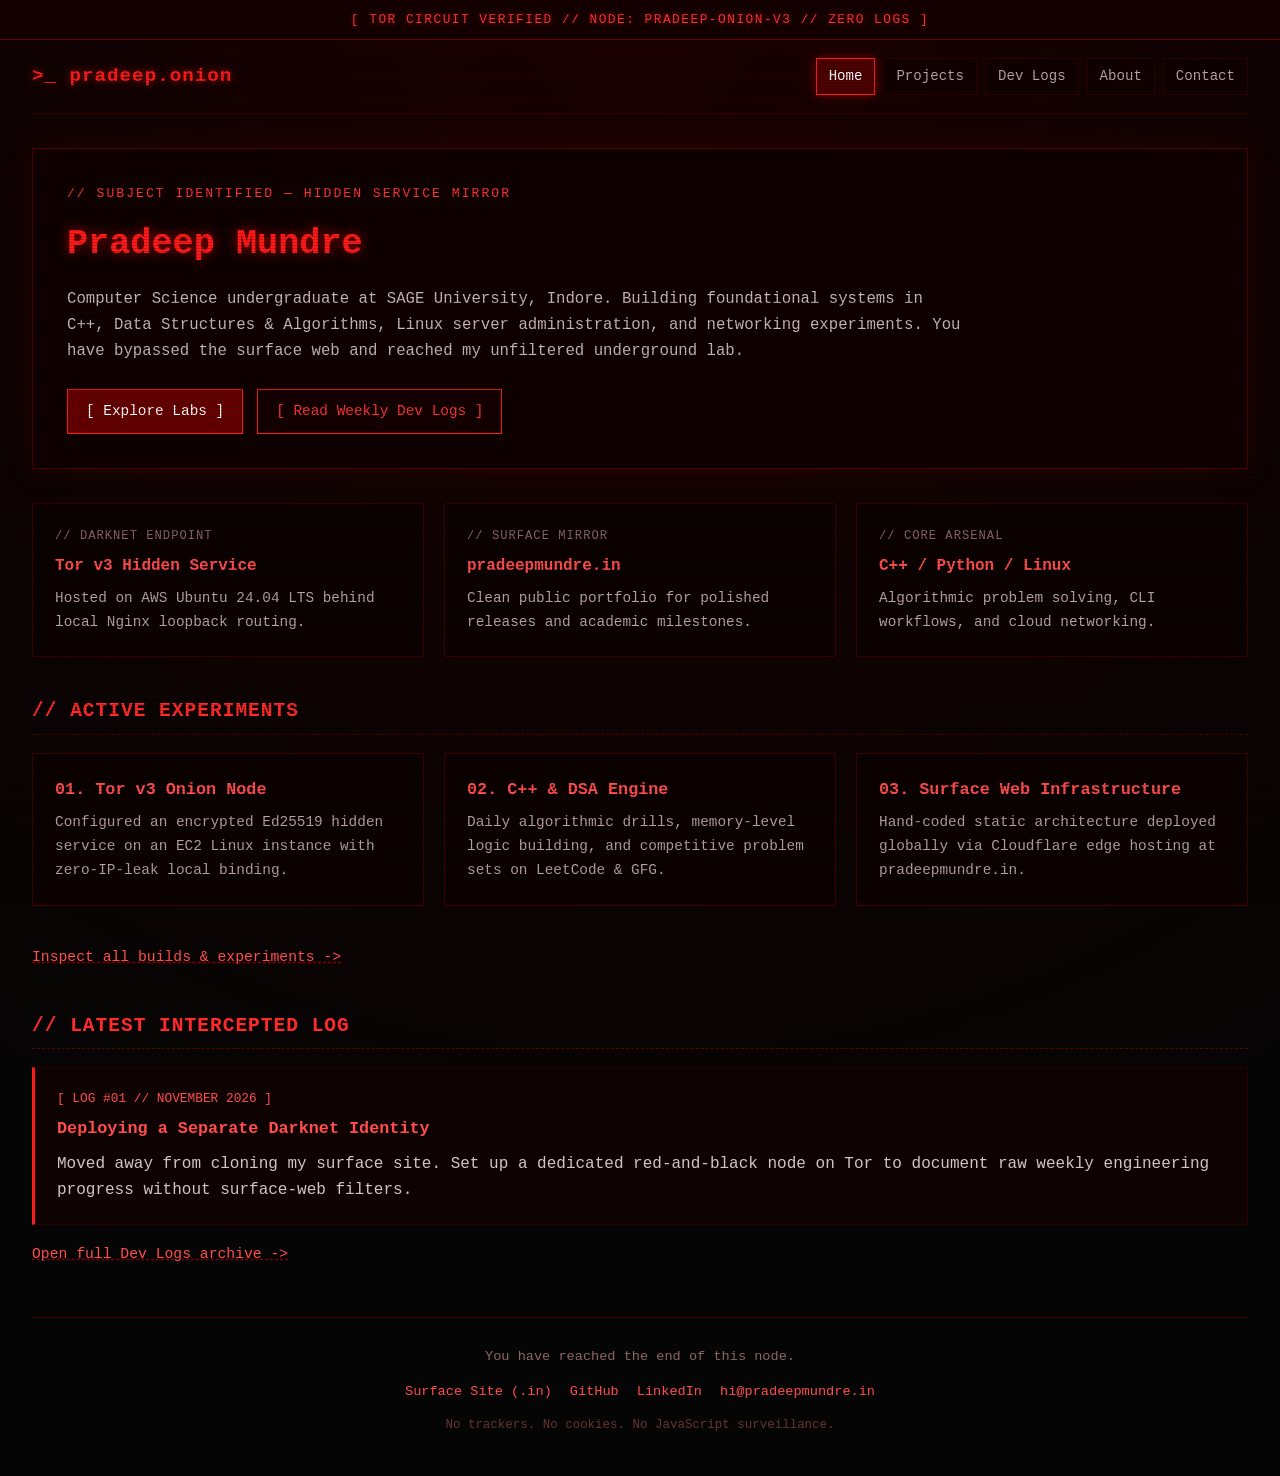
<file: index.html>
<!DOCTYPE html>
<html lang="en">
<head>
  <meta charset="UTF-8" />
  <meta name="viewport" content="width=device-width, initial-scale=1.0" />
  <title>Pradeep Mundre // Hidden Node (.onion)</title>
  <link rel="stylesheet" href="style.css" />
</head>
<body>

  <div class="circuit-bar">
    [ TOR CIRCUIT VERIFIED // NODE: PRADEEP-ONION-V3 // ZERO LOGS ]
  </div>

  <div class="container">
    <header>
      <div class="nav-wrap">
        <a href="index.html" class="brand">&gt;_ pradeep.onion</a>
        <nav>
          <a href="index.html" class="active">Home</a>
          <a href="projects.html">Projects</a>
          <a href="logs.html">Dev Logs</a>
          <a href="about.html">About</a>
          <a href="contact.html">Contact</a>
        </nav>
      </div>
    </header>

    <main>
      <!-- Hero Section -->
      <section class="hero">
        <span class="tag">// SUBJECT IDENTIFIED — HIDDEN SERVICE MIRROR</span>
        <h1>Pradeep Mundre</h1>
        <p>
          Computer Science undergraduate at SAGE University, Indore. 
          Building foundational systems in C++, Data Structures &amp; Algorithms, 
          Linux server administration, and networking experiments. You have bypassed 
          the surface web and reached my unfiltered underground lab.
        </p>
        <div class="btn-group">
          <a href="projects.html" class="btn btn-primary">[ Explore Labs ]</a>
          <a href="logs.html" class="btn">[ Read Weekly Dev Logs ]</a>
        </div>
      </section>

      <!-- Node Telemetry Grid -->
      <section class="grid-3">
        <div class="card">
          <span class="card-label">// DARKNET ENDPOINT</span>
          <div class="card-value">Tor v3 Hidden Service</div>
          <p>Hosted on AWS Ubuntu 24.04 LTS behind local Nginx loopback routing.</p>
        </div>
        <div class="card">
          <span class="card-label">// SURFACE MIRROR</span>
          <div class="card-value">pradeepmundre.in</div>
          <p>Clean public portfolio for polished releases and academic milestones.</p>
        </div>
        <div class="card">
          <span class="card-label">// CORE ARSENAL</span>
          <div class="card-value">C++ / Python / Linux</div>
          <p>Algorithmic problem solving, CLI workflows, and cloud networking.</p>
        </div>
      </section>

      <!-- Active Experiments -->
      <section class="section-block">
        <h2>// Active Experiments</h2>
        <div class="grid-3">
          <div class="card">
            <h3>01. Tor v3 Onion Node</h3>
            <p>
              Configured an encrypted Ed25519 hidden service on an EC2 Linux instance 
              with zero-IP-leak local binding.
            </p>
          </div>
          <div class="card">
            <h3>02. C++ &amp; DSA Engine</h3>
            <p>
              Daily algorithmic drills, memory-level logic building, and competitive 
              problem sets on LeetCode &amp; GFG.
            </p>
          </div>
          <div class="card">
            <h3>03. Surface Web Infrastructure</h3>
            <p>
              Hand-coded static architecture deployed globally via Cloudflare edge 
              hosting at pradeepmundre.in.
            </p>
          </div>
        </div>
        <a href="projects.html" class="inline-link">Inspect all builds &amp; experiments -&gt;</a>
      </section>

      <!-- Latest Dev Log Preview -->
      <section class="section-block">
        <h2>// Latest Intercepted Log</h2>
        <div class="log-box">
          <span class="log-date">[ LOG #01 // NOVEMBER 2026 ]</span>
          <h3>Deploying a Separate Darknet Identity</h3>
          <p>
            Moved away from cloning my surface site. Set up a dedicated red-and-black 
            node on Tor to document raw weekly engineering progress without surface-web filters.
          </p>
        </div>
        <a href="logs.html" class="inline-link">Open full Dev Logs archive -&gt;</a>
      </section>
    </main>

    <footer>
      <div>You have reached the end of this node.</div>
      <div class="footer-links">
        <a href="https://www.pradeepmundre.in" target="_blank">Surface Site (.in)</a>
        <a href="https://github.com/pradeepmundre" target="_blank">GitHub</a>
        <a href="https://www.linkedin.com/in/pradeepmundre" target="_blank">LinkedIn</a>
        <a href="mailto:hi@pradeepmundre.in">hi@pradeepmundre.in</a>
      </div>
      <div class="warning-note">
        No trackers. No cookies. No JavaScript surveillance.
      </div>
    </footer>
  </div>

</body>
</html>
</file>
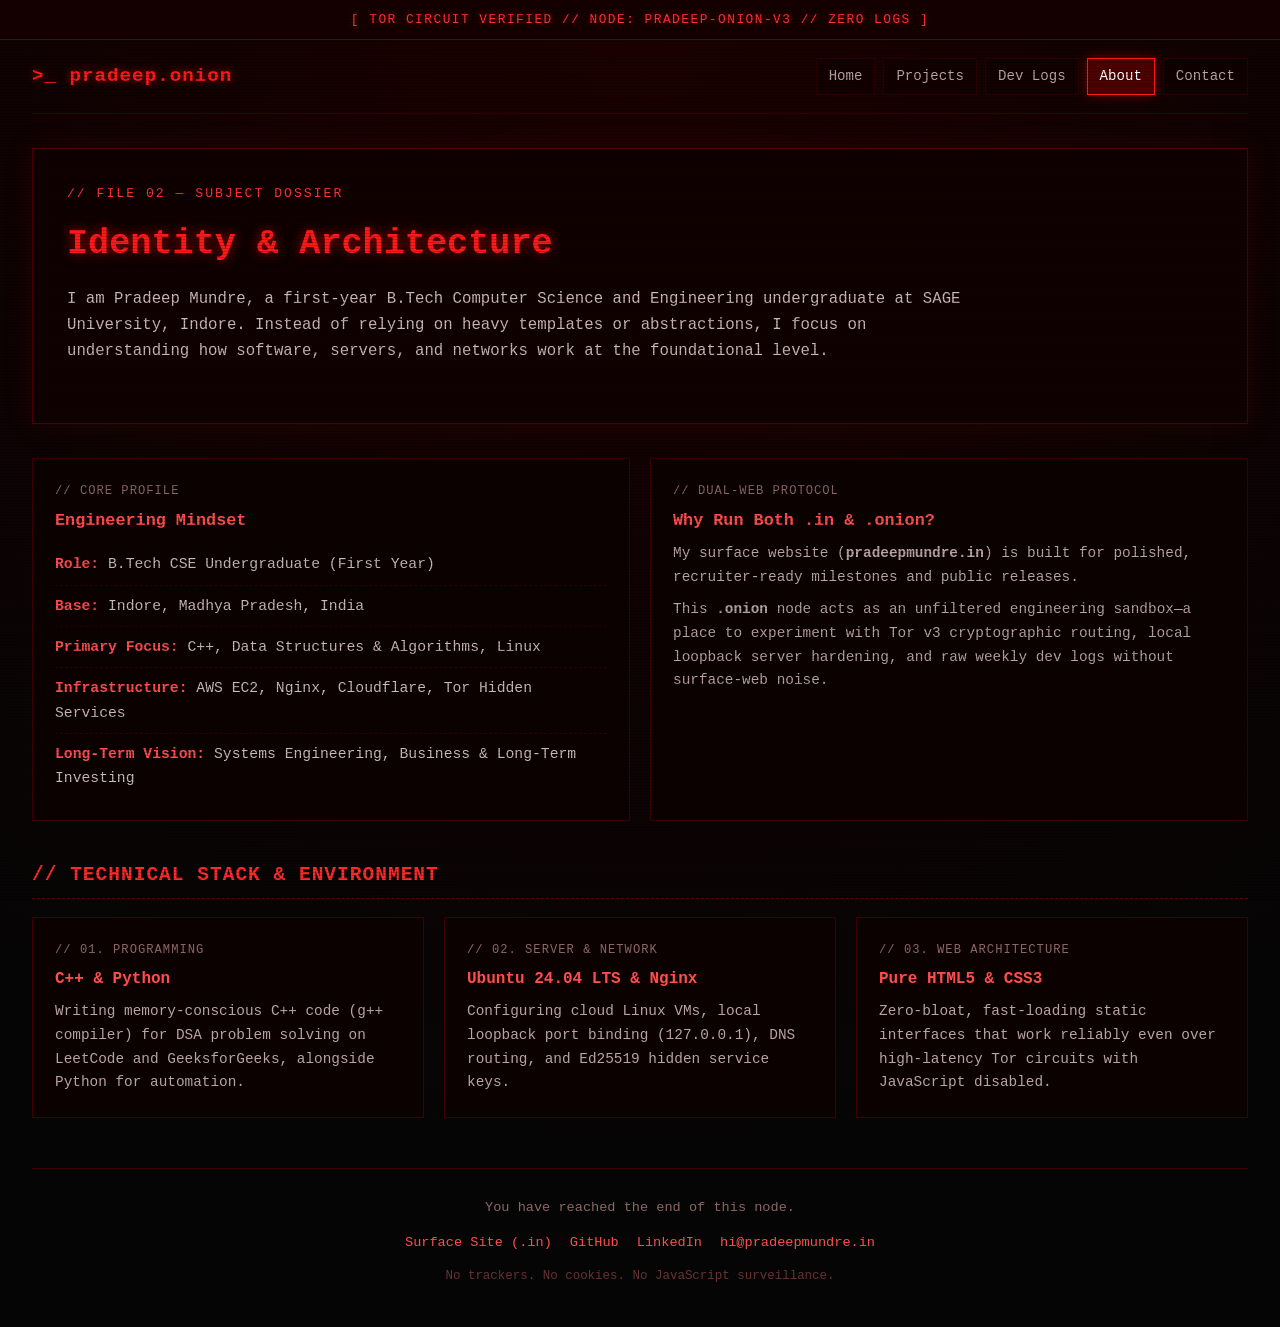
<file: about.html>
<!DOCTYPE html>
<html lang="en">
<head>
  <meta charset="UTF-8" />
  <meta name="viewport" content="width=device-width, initial-scale=1.0" />
  <title>About // Pradeep Mundre (.onion)</title>
  <link rel="stylesheet" href="style.css" />
</head>
<body>

  <div class="circuit-bar">
    [ TOR CIRCUIT VERIFIED // NODE: PRADEEP-ONION-V3 // ZERO LOGS ]
  </div>

  <div class="container">
    <header>
      <div class="nav-wrap">
        <a href="index.html" class="brand">&gt;_ pradeep.onion</a>
        <nav>
          <a href="index.html">Home</a>
          <a href="projects.html">Projects</a>
          <a href="logs.html">Dev Logs</a>
          <a href="about.html" class="active">About</a>
          <a href="contact.html">Contact</a>
        </nav>
      </div>
    </header>

    <main>
      <section class="hero">
        <span class="tag">// FILE 02 — SUBJECT DOSSIER</span>
        <h1>Identity &amp; Architecture</h1>
        <p>
          I am Pradeep Mundre, a first-year B.Tech Computer Science and Engineering 
          undergraduate at SAGE University, Indore. Instead of relying on heavy templates 
          or abstractions, I focus on understanding how software, servers, and networks 
          work at the foundational level.
        </p>
      </section>

      <section class="grid-2">
        <div class="card">
          <span class="card-label">// CORE PROFILE</span>
          <h3>Engineering Mindset</h3>
          <ul class="dossier-list">
            <li><span>Role:</span> B.Tech CSE Undergraduate (First Year)</li>
            <li><span>Base:</span> Indore, Madhya Pradesh, India</li>
            <li><span>Primary Focus:</span> C++, Data Structures &amp; Algorithms, Linux</li>
            <li><span>Infrastructure:</span> AWS EC2, Nginx, Cloudflare, Tor Hidden Services</li>
            <li><span>Long-Term Vision:</span> Systems Engineering, Business &amp; Long-Term Investing</li>
          </ul>
        </div>

        <div class="card">
          <span class="card-label">// DUAL-WEB PROTOCOL</span>
          <h3>Why Run Both .in &amp; .onion?</h3>
          <p>
            My surface website (<strong>pradeepmundre.in</strong>) is built for polished, 
            recruiter-ready milestones and public releases.
          </p>
          <p>
            This <strong>.onion</strong> node acts as an unfiltered engineering sandbox—a place 
            to experiment with Tor v3 cryptographic routing, local loopback server hardening, 
            and raw weekly dev logs without surface-web noise.
          </p>
        </div>
      </section>

      <section class="section-block">
        <h2>// Technical Stack &amp; Environment</h2>
        <div class="grid-3">
          <div class="card">
            <span class="card-label">// 01. PROGRAMMING</span>
            <div class="card-value">C++ &amp; Python</div>
            <p>
              Writing memory-conscious C++ code (g++ compiler) for DSA problem solving 
              on LeetCode and GeeksforGeeks, alongside Python for automation.
            </p>
          </div>
          <div class="card">
            <span class="card-label">// 02. SERVER &amp; NETWORK</span>
            <div class="card-value">Ubuntu 24.04 LTS &amp; Nginx</div>
            <p>
              Configuring cloud Linux VMs, local loopback port binding (127.0.0.1), 
              DNS routing, and Ed25519 hidden service keys.
            </p>
          </div>
          <div class="card">
            <span class="card-label">// 03. WEB ARCHITECTURE</span>
            <div class="card-value">Pure HTML5 &amp; CSS3</div>
            <p>
              Zero-bloat, fast-loading static interfaces that work reliably even over 
              high-latency Tor circuits with JavaScript disabled.
            </p>
          </div>
        </div>
      </section>
    </main>

    <footer>
      <div>You have reached the end of this node.</div>
      <div class="footer-links">
        <a href="https://www.pradeepmundre.in" target="_blank">Surface Site (.in)</a>
        <a href="https://github.com/pradeepmundre" target="_blank">GitHub</a>
        <a href="https://www.linkedin.com/in/pradeepmundre" target="_blank">LinkedIn</a>
        <a href="mailto:hi@pradeepmundre.in">hi@pradeepmundre.in</a>
      </div>
      <div class="warning-note">
        No trackers. No cookies. No JavaScript surveillance.
      </div>
    </footer>
  </div>

</body>
</html>
</file>
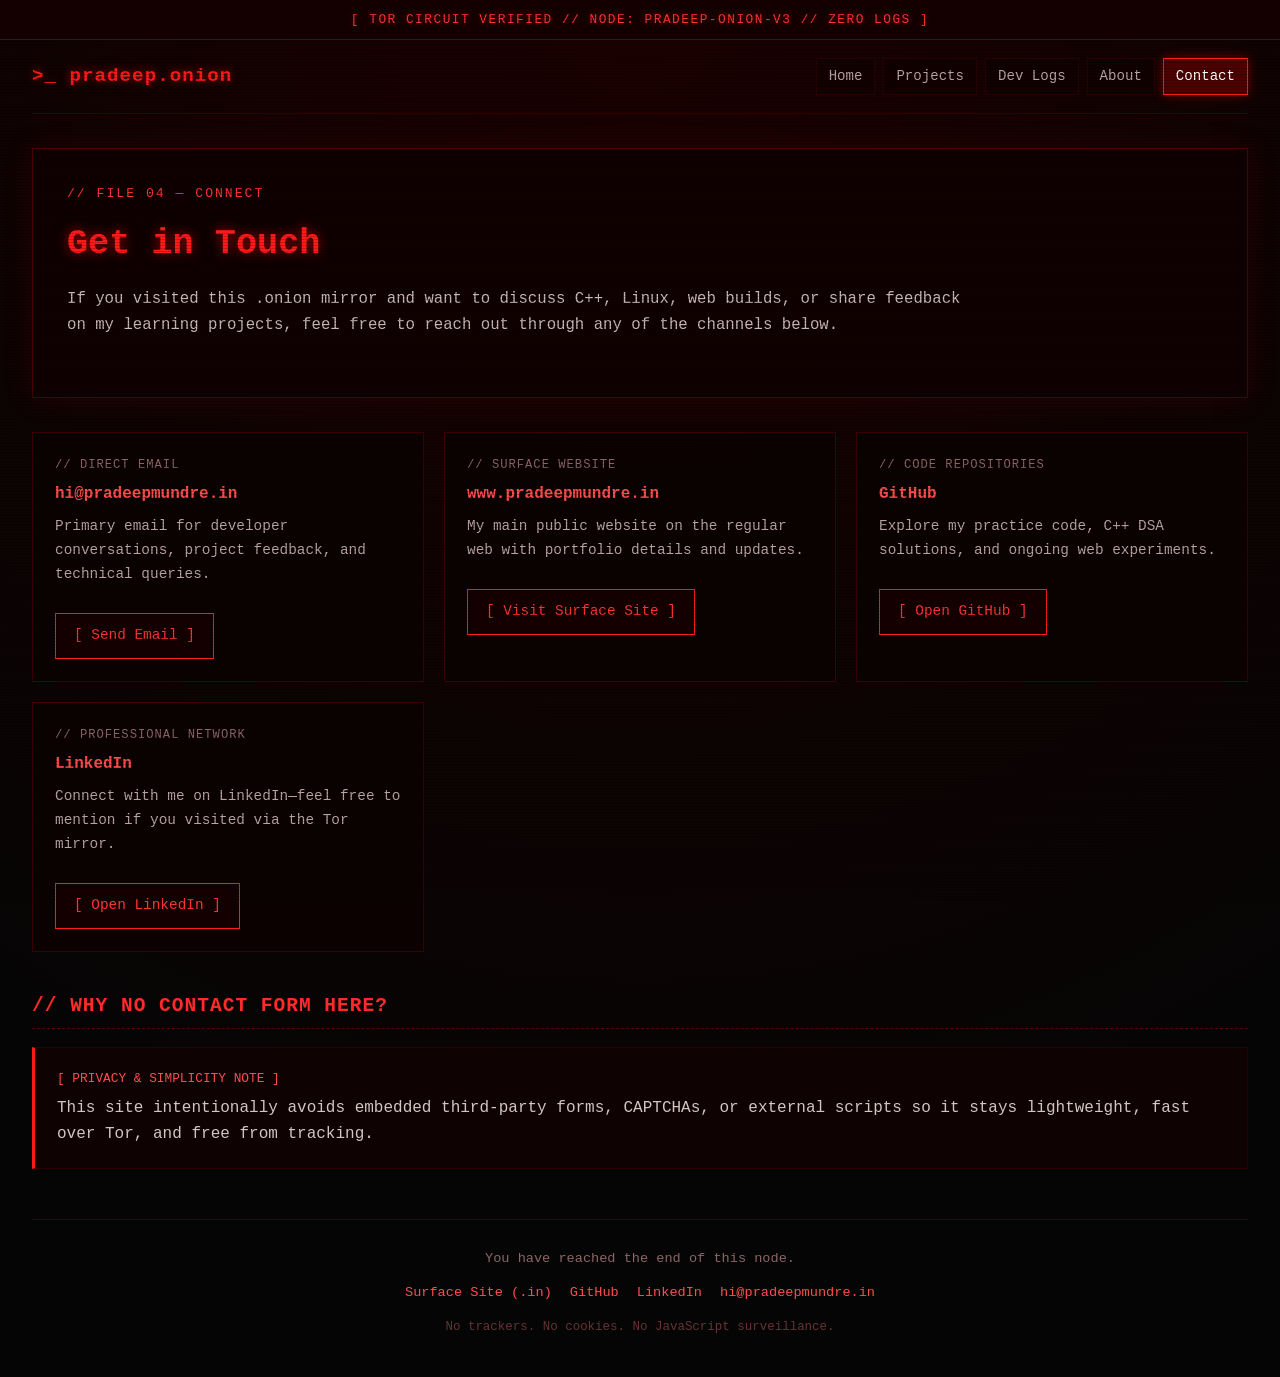
<file: contact.html>
<!DOCTYPE html>
<html lang="en">
<head>
  <meta charset="UTF-8" />
  <meta name="viewport" content="width=device-width, initial-scale=1.0" />
  <title>Contact // Pradeep Mundre (.onion)</title>
  <link rel="stylesheet" href="style.css" />
</head>
<body>

  <div class="circuit-bar">
    [ TOR CIRCUIT VERIFIED // NODE: PRADEEP-ONION-V3 // ZERO LOGS ]
  </div>

  <div class="container">
    <header>
      <div class="nav-wrap">
        <a href="index.html" class="brand">&gt;_ pradeep.onion</a>
        <nav>
          <a href="index.html">Home</a>
          <a href="projects.html">Projects</a>
          <a href="logs.html">Dev Logs</a>
          <a href="about.html">About</a>
          <a href="contact.html" class="active">Contact</a>
        </nav>
      </div>
    </header>

    <main>
      <section class="hero">
        <span class="tag">// FILE 04 — CONNECT</span>
        <h1>Get in Touch</h1>
        <p>
          If you visited this .onion mirror and want to discuss C++, Linux, web builds, 
          or share feedback on my learning projects, feel free to reach out through any 
          of the channels below.
        </p>
      </section>

      <section class="grid-2">
        <div class="card">
          <span class="card-label">// DIRECT EMAIL</span>
          <div class="card-value">hi@pradeepmundre.in</div>
          <p>
            Primary email for developer conversations, project feedback, and technical queries.
          </p>
          <br />
          <a href="mailto:hi@pradeepmundre.in?subject=%5BONION-NODE%5D%20Hello" class="btn">
            [ Send Email ]
          </a>
        </div>

        <div class="card">
          <span class="card-label">// SURFACE WEBSITE</span>
          <div class="card-value">www.pradeepmundre.in</div>
          <p>
            My main public website on the regular web with portfolio details and updates.
          </p>
          <br />
          <a href="https://www.pradeepmundre.in" target="_blank" class="btn">
            [ Visit Surface Site ]
          </a>
        </div>

        <div class="card">
          <span class="card-label">// CODE REPOSITORIES</span>
          <div class="card-value">GitHub</div>
          <p>
            Explore my practice code, C++ DSA solutions, and ongoing web experiments.
          </p>
          <br />
          <a href="https://github.com/pradeepmundre" target="_blank" class="btn">
            [ Open GitHub ]
          </a>
        </div>

        <div class="card">
          <span class="card-label">// PROFESSIONAL NETWORK</span>
          <div class="card-value">LinkedIn</div>
          <p>
            Connect with me on LinkedIn—feel free to mention if you visited via the Tor mirror.
          </p>
          <br />
          <a href="https://www.linkedin.com/in/pradeepmundre" target="_blank" class="btn">
            [ Open LinkedIn ]
          </a>
        </div>
      </section>

      <section class="section-block">
        <h2>// Why No Contact Form Here?</h2>
        <div class="log-box">
          <span class="log-date">[ PRIVACY &amp; SIMPLICITY NOTE ]</span>
          <p>
            This site intentionally avoids embedded third-party forms, CAPTCHAs, or external 
            scripts so it stays lightweight, fast over Tor, and free from tracking.
          </p>
        </div>
      </section>
    </main>

    <footer>
      <div>You have reached the end of this node.</div>
      <div class="footer-links">
        <a href="https://www.pradeepmundre.in" target="_blank">Surface Site (.in)</a>
        <a href="https://github.com/pradeepmundre" target="_blank">GitHub</a>
        <a href="https://www.linkedin.com/in/pradeepmundre" target="_blank">LinkedIn</a>
        <a href="mailto:hi@pradeepmundre.in">hi@pradeepmundre.in</a>
      </div>
      <div class="warning-note">
        No trackers. No cookies. No JavaScript surveillance.
      </div>
    </footer>
  </div>

</body>
</html>
</file>
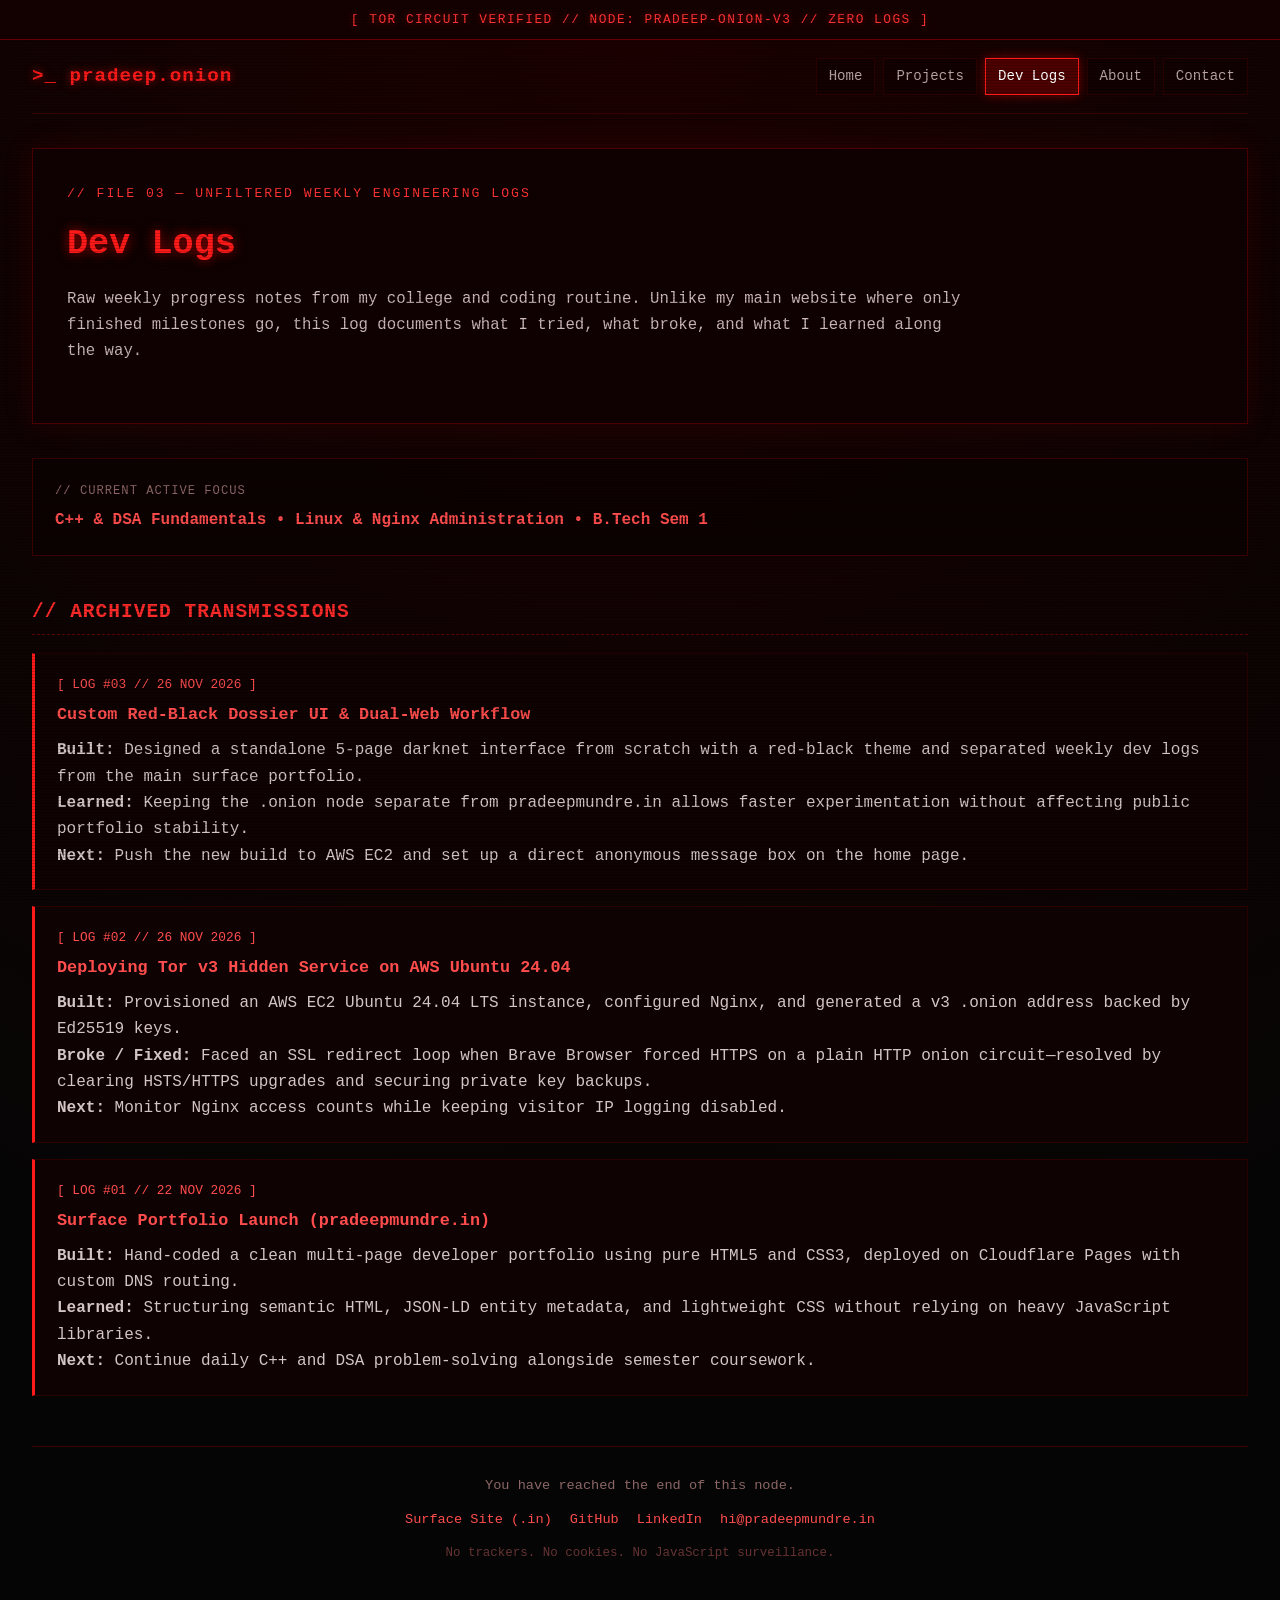
<file: logs.html>
<!DOCTYPE html>
<html lang="en">
<head>
  <meta charset="UTF-8" />
  <meta name="viewport" content="width=device-width, initial-scale=1.0" />
  <title>Dev Logs // Pradeep Mundre (.onion)</title>
  <link rel="stylesheet" href="style.css" />
</head>
<body>

  <div class="circuit-bar">
    [ TOR CIRCUIT VERIFIED // NODE: PRADEEP-ONION-V3 // ZERO LOGS ]
  </div>

  <div class="container">
    <header>
      <div class="nav-wrap">
        <a href="index.html" class="brand">&gt;_ pradeep.onion</a>
        <nav>
          <a href="index.html">Home</a>
          <a href="projects.html">Projects</a>
          <a href="logs.html" class="active">Dev Logs</a>
          <a href="about.html">About</a>
          <a href="contact.html">Contact</a>
        </nav>
      </div>
    </header>

    <main>
      <section class="hero">
        <span class="tag">// FILE 03 — UNFILTERED WEEKLY ENGINEERING LOGS</span>
        <h1>Dev Logs</h1>
        <p>
          Raw weekly progress notes from my college and coding routine. Unlike my main 
          website where only finished milestones go, this log documents what I tried, 
          what broke, and what I learned along the way.
        </p>
      </section>

      <!-- Current Focus Box -->
      <section class="section-block">
        <div class="card">
          <span class="card-label">// CURRENT ACTIVE FOCUS</span>
          <div class="card-value">C++ &amp; DSA Fundamentals • Linux &amp; Nginx Administration • B.Tech Sem 1</div>
        </div>
      </section>

      <!-- Weekly Logs Feed -->
      <section class="section-block">
        <h2>// Archived Transmissions</h2>

        <!-- LOG #03 -->
        <div class="log-box">
          <span class="log-date">[ LOG #03 // 26 NOV 2026 ]</span>
          <h3>Custom Red-Black Dossier UI &amp; Dual-Web Workflow</h3>
          <p><strong>Built:</strong> Designed a standalone 5-page darknet interface from scratch with a red-black theme and separated weekly dev logs from the main surface portfolio.</p>
          <p><strong>Learned:</strong> Keeping the .onion node separate from pradeepmundre.in allows faster experimentation without affecting public portfolio stability.</p>
          <p><strong>Next:</strong> Push the new build to AWS EC2 and set up a direct anonymous message box on the home page.</p>
        </div>

        <!-- LOG #02 -->
        <div class="log-box">
          <span class="log-date">[ LOG #02 // 26 NOV 2026 ]</span>
          <h3>Deploying Tor v3 Hidden Service on AWS Ubuntu 24.04</h3>
          <p><strong>Built:</strong> Provisioned an AWS EC2 Ubuntu 24.04 LTS instance, configured Nginx, and generated a v3 .onion address backed by Ed25519 keys.</p>
          <p><strong>Broke / Fixed:</strong> Faced an SSL redirect loop when Brave Browser forced HTTPS on a plain HTTP onion circuit—resolved by clearing HSTS/HTTPS upgrades and securing private key backups.</p>
          <p><strong>Next:</strong> Monitor Nginx access counts while keeping visitor IP logging disabled.</p>
        </div>

        <!-- LOG #01 -->
        <div class="log-box">
          <span class="log-date">[ LOG #01 // 22 NOV 2026 ]</span>
          <h3>Surface Portfolio Launch (pradeepmundre.in)</h3>
          <p><strong>Built:</strong> Hand-coded a clean multi-page developer portfolio using pure HTML5 and CSS3, deployed on Cloudflare Pages with custom DNS routing.</p>
          <p><strong>Learned:</strong> Structuring semantic HTML, JSON-LD entity metadata, and lightweight CSS without relying on heavy JavaScript libraries.</p>
          <p><strong>Next:</strong> Continue daily C++ and DSA problem-solving alongside semester coursework.</p>
        </div>
      </section>
    </main>

    <footer>
      <div>You have reached the end of this node.</div>
      <div class="footer-links">
        <a href="https://www.pradeepmundre.in" target="_blank">Surface Site (.in)</a>
        <a href="https://github.com/pradeepmundre" target="_blank">GitHub</a>
        <a href="https://www.linkedin.com/in/pradeepmundre" target="_blank">LinkedIn</a>
        <a href="mailto:hi@pradeepmundre.in">hi@pradeepmundre.in</a>
      </div>
      <div class="warning-note">
        No trackers. No cookies. No JavaScript surveillance.
      </div>
    </footer>
  </div>

</body>
</html>
</file>
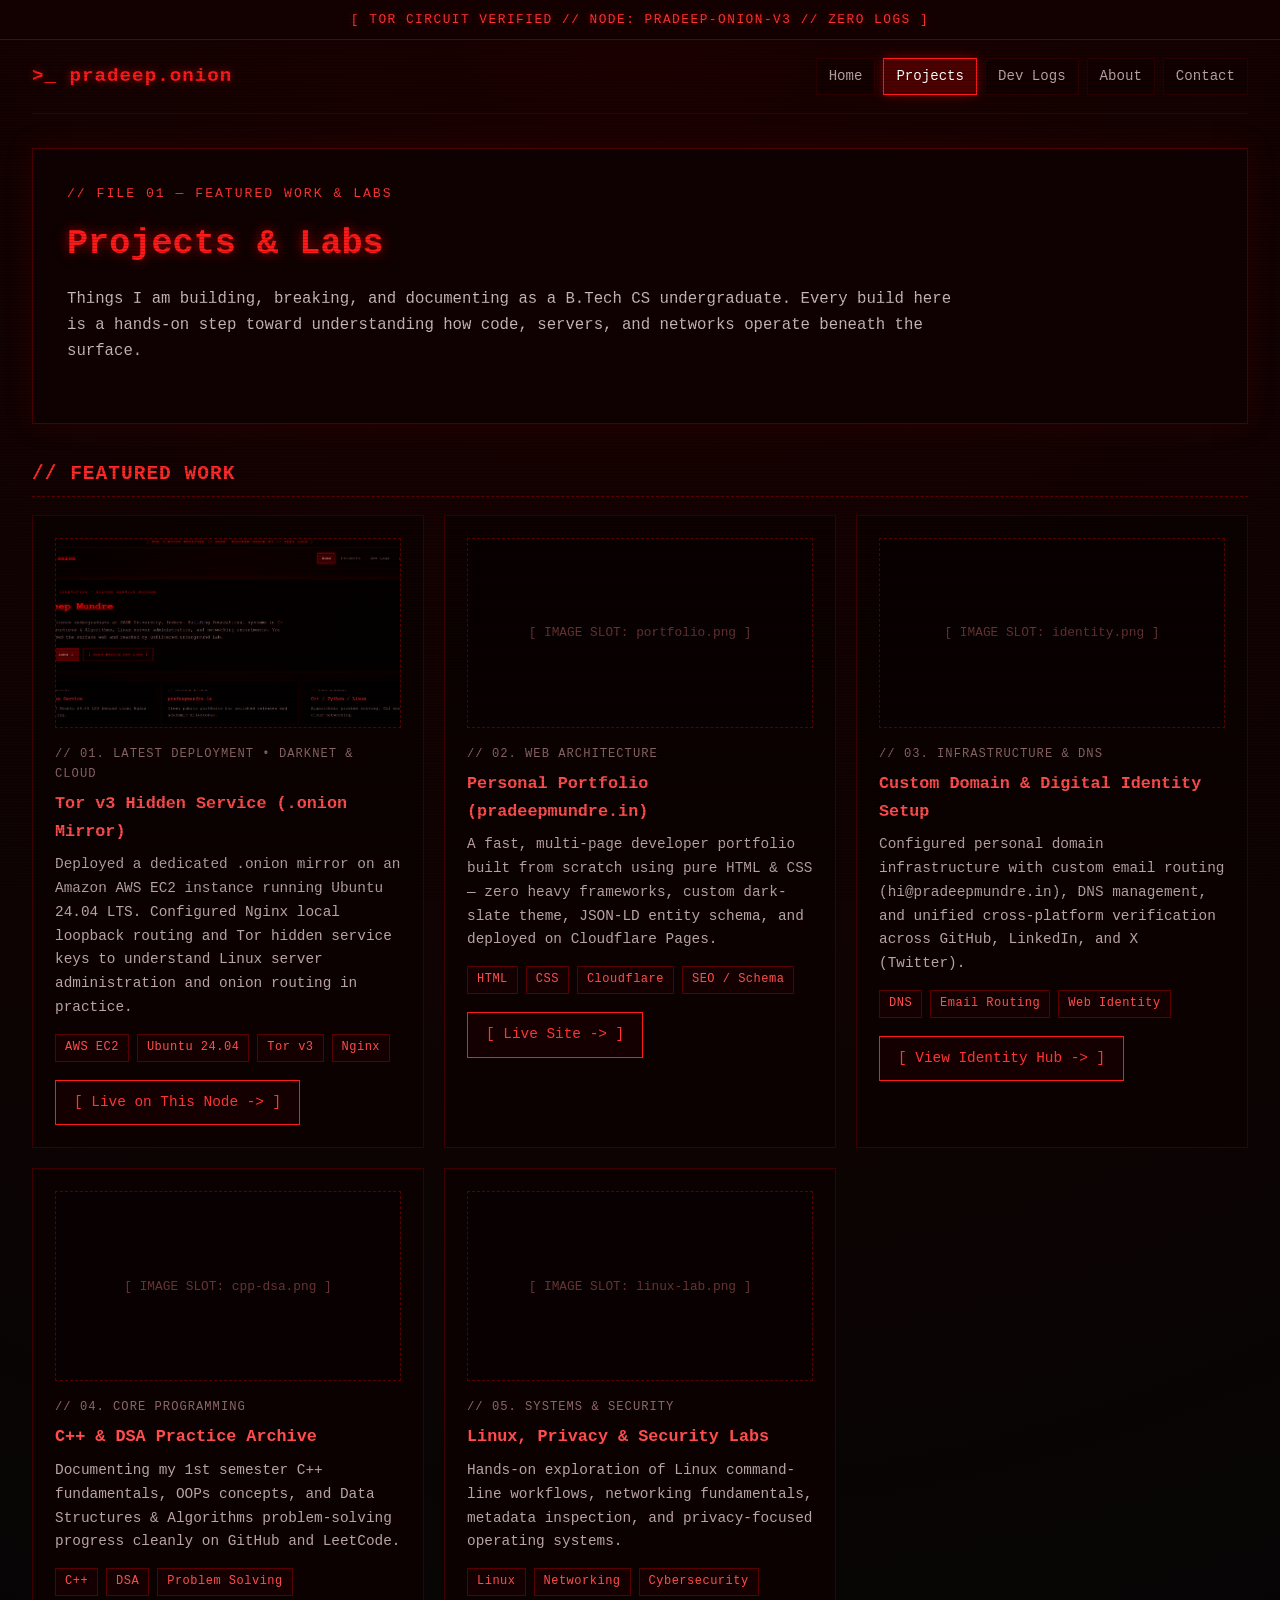
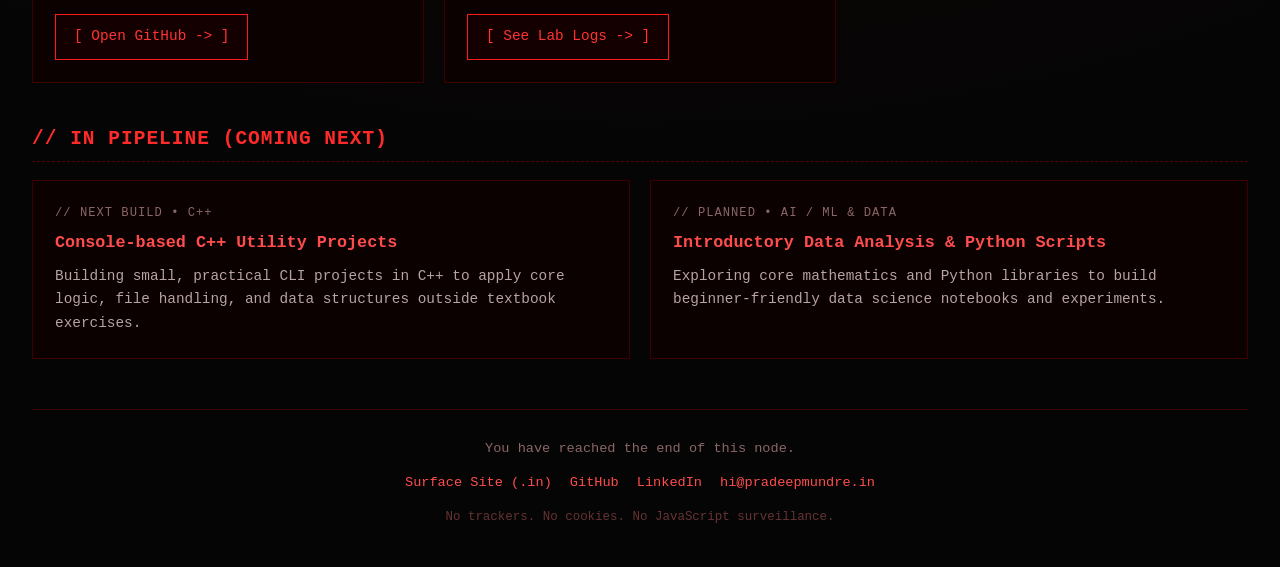
<file: projects.html>
<!DOCTYPE html>
<html lang="en">
<head>
  <meta charset="UTF-8" />
  <meta name="viewport" content="width=device-width, initial-scale=1.0" />
  <title>Projects &amp; Labs // Pradeep Mundre (.onion)</title>
  <link rel="stylesheet" href="style.css" />
  <style>
    .tech-tags {
      display: flex;
      flex-wrap: wrap;
      gap: 8px;
      margin: 14px 0 18px;
    }
    .tech-tag {
      font-size: 0.75rem;
      color: #ff4d4d;
      border: 1px solid #590000;
      background: #140000;
      padding: 3px 9px;
      letter-spacing: 0.5px;
    }
  </style>
</head>
<body>

  <div class="circuit-bar">
    [ TOR CIRCUIT VERIFIED // NODE: PRADEEP-ONION-V3 // ZERO LOGS ]
  </div>

  <div class="container">
    <header>
      <div class="nav-wrap">
        <a href="index.html" class="brand">&gt;_ pradeep.onion</a>
        <nav>
          <a href="index.html">Home</a>
          <a href="projects.html" class="active">Projects</a>
          <a href="logs.html">Dev Logs</a>
          <a href="about.html">About</a>
          <a href="contact.html">Contact</a>
        </nav>
      </div>
    </header>

    <main>
      <section class="hero">
        <span class="tag">// FILE 01 — FEATURED WORK &amp; LABS</span>
        <h1>Projects &amp; Labs</h1>
        <p>
          Things I am building, breaking, and documenting as a B.Tech CS undergraduate. 
          Every build here is a hands-on step toward understanding how code, servers, 
          and networks operate beneath the surface.
        </p>
      </section>

      <!-- Featured Work Grid -->
      <section class="section-block">
        <h2>// Featured Work</h2>
        <div class="grid-2">

          <!-- 01. Today's Project: Tor Onion Node -->
          <div class="card">
            <div class="project-img-box">
              <img src="onion.png" alt="Tor v3 Hidden Service on AWS Ubuntu 24.04" />
            </div>
            <span class="card-label">// 01. LATEST DEPLOYMENT • DARKNET &amp; CLOUD</span>
            <h3>Tor v3 Hidden Service (.onion Mirror)</h3>
            <p>
              Deployed a dedicated .onion mirror on an Amazon AWS EC2 instance running 
              Ubuntu 24.04 LTS. Configured Nginx local loopback routing and Tor hidden 
              service keys to understand Linux server administration and onion routing in practice.
            </p>
            <div class="tech-tags">
              <span class="tech-tag">AWS EC2</span>
              <span class="tech-tag">Ubuntu 24.04</span>
              <span class="tech-tag">Tor v3</span>
              <span class="tech-tag">Nginx</span>
            </div>
            <a href="index.html" class="btn">[ Live on This Node -&gt; ]</a>
          </div>

          <!-- 02. Personal Portfolio -->
          <div class="card">
            <div class="project-img-box">
              <!-- Jab photo lagani ho toh neeche wali line uncomment karke file naam daalna -->
              <!-- <img src="portfolio.png" alt="pradeepmundre.in Portfolio" /> -->
              [ IMAGE SLOT: portfolio.png ]
            </div>
            <span class="card-label">// 02. WEB ARCHITECTURE</span>
            <h3>Personal Portfolio (pradeepmundre.in)</h3>
            <p>
              A fast, multi-page developer portfolio built from scratch using pure HTML &amp; CSS — 
              zero heavy frameworks, custom dark-slate theme, JSON-LD entity schema, and deployed 
              on Cloudflare Pages.
            </p>
            <div class="tech-tags">
              <span class="tech-tag">HTML</span>
              <span class="tech-tag">CSS</span>
              <span class="tech-tag">Cloudflare</span>
              <span class="tech-tag">SEO / Schema</span>
            </div>
            <a href="https://www.pradeepmundre.in" target="_blank" class="btn">[ Live Site -&gt; ]</a>
          </div>

          <!-- 03. Custom Domain & Digital Identity Setup -->
          <div class="card">
            <div class="project-img-box">
              <!-- <img src="identity.png" alt="Custom Domain and Email Routing" /> -->
              [ IMAGE SLOT: identity.png ]
            </div>
            <span class="card-label">// 03. INFRASTRUCTURE &amp; DNS</span>
            <h3>Custom Domain &amp; Digital Identity Setup</h3>
            <p>
              Configured personal domain infrastructure with custom email routing 
              (hi@pradeepmundre.in), DNS management, and unified cross-platform verification 
              across GitHub, LinkedIn, and X (Twitter).
            </p>
            <div class="tech-tags">
              <span class="tech-tag">DNS</span>
              <span class="tech-tag">Email Routing</span>
              <span class="tech-tag">Web Identity</span>
            </div>
            <a href="about.html" class="btn">[ View Identity Hub -&gt; ]</a>
          </div>

          <!-- 04. C++ & DSA Practice Archive -->
          <div class="card">
            <div class="project-img-box">
              <!-- <img src="cpp-dsa.png" alt="C++ and DSA Practice Archive" /> -->
              [ IMAGE SLOT: cpp-dsa.png ]
            </div>
            <span class="card-label">// 04. CORE PROGRAMMING</span>
            <h3>C++ &amp; DSA Practice Archive</h3>
            <p>
              Documenting my 1st semester C++ fundamentals, OOPs concepts, and Data Structures 
              &amp; Algorithms problem-solving progress cleanly on GitHub and LeetCode.
            </p>
            <div class="tech-tags">
              <span class="tech-tag">C++</span>
              <span class="tech-tag">DSA</span>
              <span class="tech-tag">Problem Solving</span>
            </div>
            <a href="https://github.com" target="_blank" class="btn">[ Open GitHub -&gt; ]</a>
          </div>

          <!-- 05. Linux, Privacy & Security Labs -->
          <div class="card">
            <div class="project-img-box">
              <!-- <img src="linux-lab.png" alt="Linux and Security Labs" /> -->
              [ IMAGE SLOT: linux-lab.png ]
            </div>
            <span class="card-label">// 05. SYSTEMS &amp; SECURITY</span>
            <h3>Linux, Privacy &amp; Security Labs</h3>
            <p>
              Hands-on exploration of Linux command-line workflows, networking fundamentals, 
              metadata inspection, and privacy-focused operating systems.
            </p>
            <div class="tech-tags">
              <span class="tech-tag">Linux</span>
              <span class="tech-tag">Networking</span>
              <span class="tech-tag">Cybersecurity</span>
            </div>
            <a href="logs.html" class="btn">[ See Lab Logs -&gt; ]</a>
          </div>

        </div>
      </section>

      <!-- In Pipeline Section -->
      <section class="section-block">
        <h2>// In Pipeline (Coming Next)</h2>
        <div class="grid-2">
          <div class="card">
            <span class="card-label">// NEXT BUILD • C++</span>
            <h3>Console-based C++ Utility Projects</h3>
            <p>
              Building small, practical CLI projects in C++ to apply core logic, file handling, 
              and data structures outside textbook exercises.
            </p>
          </div>

          <div class="card">
            <span class="card-label">// PLANNED • AI / ML &amp; DATA</span>
            <h3>Introductory Data Analysis &amp; Python Scripts</h3>
            <p>
              Exploring core mathematics and Python libraries to build beginner-friendly 
              data science notebooks and experiments.
            </p>
          </div>
        </div>
      </section>
    </main>

    <footer>
      <div>You have reached the end of this node.</div>
      <div class="footer-links">
        <a href="https://www.pradeepmundre.in" target="_blank">Surface Site (.in)</a>
        <a href="https://github.com/pradeepmundre" target="_blank">GitHub</a>
        <a href="https://www.linkedin.com/in/pradeepmundre" target="_blank">LinkedIn</a>
        <a href="mailto:hi@pradeepmundre.in">hi@pradeepmundre.in</a>
      </div>
      <div class="warning-note">
        No trackers. No cookies. No JavaScript surveillance.
      </div>
    </footer>
  </div>

</body>
</html>
</file>
<file: style.css>
* {
  box-sizing: border-box;
  margin: 0;
  padding: 0;
}

body {
  background: radial-gradient(circle at top, #1c0000 0%, #050505 80%);
  background-color: #050505;
  color: #d4c5c5;
  font-family: "Courier New", Courier, monospace;
  line-height: 1.65;
  min-height: 100vh;
  position: relative;
}

/* Subtle CRT scanline effect */
body::before {
  content: "";
  position: fixed;
  top: 0;
  left: 0;
  width: 100%;
  height: 100%;
  background: repeating-linear-gradient(
    0deg,
    rgba(0, 0, 0, 0.18),
    rgba(0, 0, 0, 0.18) 1px,
    transparent 1px,
    transparent 3px
  );
  pointer-events: none;
  z-index: 999;
}

/* Top Warning / Circuit Bar */
.circuit-bar {
  background-color: #140000;
  border-bottom: 1px solid #660000;
  color: #ff3333;
  font-size: 0.8rem;
  letter-spacing: 1.5px;
  padding: 9px 16px;
  text-align: center;
  text-shadow: 0 0 6px rgba(255, 0, 0, 0.5);
}

/* Full-Screen Laptop Container (Safe Padding) */
.container {
  width: 100%;
  max-width: 100%;
  padding: 0 32px;
}

/* Navigation Bar */
header {
  border-bottom: 1px solid #3d0000;
  padding: 18px 0;
  margin-bottom: 34px;
}

.nav-wrap {
  display: flex;
  justify-content: space-between;
  align-items: center;
  flex-wrap: wrap;
  gap: 14px;
  width: 100%;
}

.brand {
  color: #ff1a1a;
  font-size: 1.2rem;
  font-weight: bold;
  text-decoration: none;
  letter-spacing: 1px;
  text-shadow: 0 0 8px rgba(255, 26, 26, 0.6);
  white-space: nowrap;
}

nav {
  display: flex;
  flex-wrap: wrap;
  align-items: center;
  justify-content: flex-end;
  gap: 8px;
  max-width: 100%;
}

nav a {
  color: #b8a3a3;
  text-decoration: none;
  font-size: 0.88rem;
  padding: 6px 12px;
  border: 1px solid #2b0000;
  background: rgba(15, 0, 0, 0.6);
  white-space: nowrap;
  transition: all 0.2s ease;
}

nav a:hover,
nav a.active {
  color: #ffffff;
  background-color: #4d0000;
  border-color: #ff1a1a;
  box-shadow: 0 0 10px rgba(255, 0, 0, 0.45);
}

/* Hero & Page Header Box */
.hero {
  border: 1px solid #4d0000;
  background: rgba(15, 2, 2, 0.88);
  padding: 34px;
  margin-bottom: 34px;
  box-shadow: 0 0 25px rgba(120, 0, 0, 0.22);
}

.tag {
  color: #ff3333;
  font-size: 0.82rem;
  letter-spacing: 2px;
  margin-bottom: 10px;
  display: block;
}

h1 {
  color: #ff1a1a;
  font-size: 2.2rem;
  margin-bottom: 14px;
  text-shadow: 0 0 12px rgba(255, 0, 0, 0.65);
}

h2 {
  color: #ff2a2a;
  font-size: 1.22rem;
  margin-bottom: 18px;
  padding-bottom: 6px;
  border-bottom: 1px dashed #590000;
  text-transform: uppercase;
  letter-spacing: 1px;
}

h3 {
  color: #ff4d4d;
  font-size: 1.05rem;
  margin-bottom: 8px;
}

.hero p {
  font-size: 0.98rem;
  color: #cbb8b8;
  max-width: 900px;
  margin-bottom: 24px;
}

.btn-group {
  display: flex;
  flex-wrap: wrap;
  gap: 14px;
}

.btn {
  display: inline-block;
  padding: 10px 18px;
  font-family: inherit;
  font-size: 0.9rem;
  text-decoration: none;
  border: 1px solid #ff1a1a;
  color: #ff3333;
  background: #140000;
  transition: all 0.2s ease;
}

.btn:hover {
  background: #800000;
  color: #ffffff;
  box-shadow: 0 0 14px rgba(255, 0, 0, 0.6);
}

.btn-primary {
  background: #660000;
  color: #ffffff;
}

/* Grids & Cards */
.grid-3 {
  display: grid;
  grid-template-columns: repeat(auto-fit, minmax(280px, 1fr));
  gap: 20px;
  margin-bottom: 38px;
}

.grid-2 {
  display: grid;
  grid-template-columns: repeat(auto-fit, minmax(340px, 1fr));
  gap: 20px;
  margin-bottom: 38px;
}

.card {
  border: 1px solid #3d0000;
  background: rgba(12, 2, 2, 0.92);
  padding: 22px;
  transition: border-color 0.2s ease, box-shadow 0.2s ease;
}

.card:hover {
  border-color: #cc0000;
  box-shadow: 0 0 15px rgba(204, 0, 0, 0.28);
}

.card-label {
  font-size: 0.76rem;
  color: #8c6666;
  text-transform: uppercase;
  letter-spacing: 1px;
  margin-bottom: 6px;
  display: block;
}

.card-value {
  color: #ff4d4d;
  font-weight: bold;
  font-size: 1rem;
  word-break: break-all;
}

.card p {
  font-size: 0.9rem;
  color: #b8a3a3;
  margin-top: 8px;
}

/* Project Image Slot */
.project-img-box {
  width: 100%;
  height: 190px;
  border: 1px dashed #590000;
  background: #090101;
  margin-bottom: 16px;
  overflow: hidden;
  display: flex;
  align-items: center;
  justify-content: center;
  color: #663333;
  font-size: 0.8rem;
}

.project-img-box img {
  width: 100%;
  height: 100%;
  object-fit: cover;
  display: block;
  filter: contrast(108%) brightness(90%);
}

.section-block {
  margin-bottom: 40px;
}

.inline-link {
  color: #ff4d4d;
  text-decoration: underline dashed #800000;
  font-size: 0.92rem;
}

.inline-link:hover {
  color: #ffffff;
  background-color: #660000;
}

/* Log & Dossier Boxes */
.log-box {
  border-left: 3px solid #ff1a1a;
  border-top: 1px solid #2b0000;
  border-right: 1px solid #2b0000;
  border-bottom: 1px solid #2b0000;
  background: #0f0202;
  padding: 20px 22px;
  margin-bottom: 16px;
}

.log-date {
  color: #ff4d4d;
  font-size: 0.8rem;
  margin-bottom: 6px;
  display: block;
}

.dossier-list {
  list-style: none;
  margin-top: 10px;
}

.dossier-list li {
  padding: 8px 0;
  border-bottom: 1px dashed #2e0000;
  font-size: 0.92rem;
  color: #cbb8b8;
}

.dossier-list li:last-child {
  border-bottom: none;
}

.dossier-list span {
  color: #ff4d4d;
  font-weight: bold;
}

/* Footer */
footer {
  border-top: 1px solid #3d0000;
  padding: 28px 0 40px;
  margin-top: 50px;
  text-align: center;
  font-size: 0.85rem;
  color: #8c6666;
}

.footer-links {
  margin: 12px 0;
  display: flex;
  justify-content: center;
  flex-wrap: wrap;
  gap: 18px;
}

.footer-links a {
  color: #ff4d4d;
  text-decoration: none;
}

.footer-links a:hover {
  text-decoration: underline;
  color: #ffffff;
}

.warning-note {
  color: #663333;
  font-size: 0.78rem;
  margin-top: 10px;
}

/* =========================================
   MOBILE SPECIFIC TUNING (<= 768px)
   ========================================= */
@media (max-width: 768px) {
  .circuit-bar {
    font-size: 0.7rem;
    letter-spacing: 0.8px;
    padding: 7px 10px;
  }

  .container {
    padding: 0 16px;
  }

  header {
    padding: 16px 0;
    margin-bottom: 24px;
  }

  .nav-wrap {
    flex-direction: column;
    align-items: flex-start;
    gap: 12px;
  }

  nav {
    width: 100%;
    justify-content: flex-start;
    gap: 6px;
  }

  nav a {
    flex: 1 1 auto;
    text-align: center;
    font-size: 0.82rem;
    padding: 8px 10px;
  }

  .hero {
    padding: 20px 16px;
    margin-bottom: 24px;
  }

  h1 {
    font-size: 1.65rem;
  }

  h2 {
    font-size: 1.1rem;
  }

  .hero p {
    font-size: 0.92rem;
  }

  .btn-group {
    flex-direction: column;
    width: 100%;
  }

  .btn {
    width: 100%;
    text-align: center;
    padding: 12px;
  }

  .grid-3,
  .grid-2 {
    grid-template-columns: 1fr;
    gap: 14px;
    margin-bottom: 28px;
  }

  .card {
    padding: 16px;
  }
}
</file>
